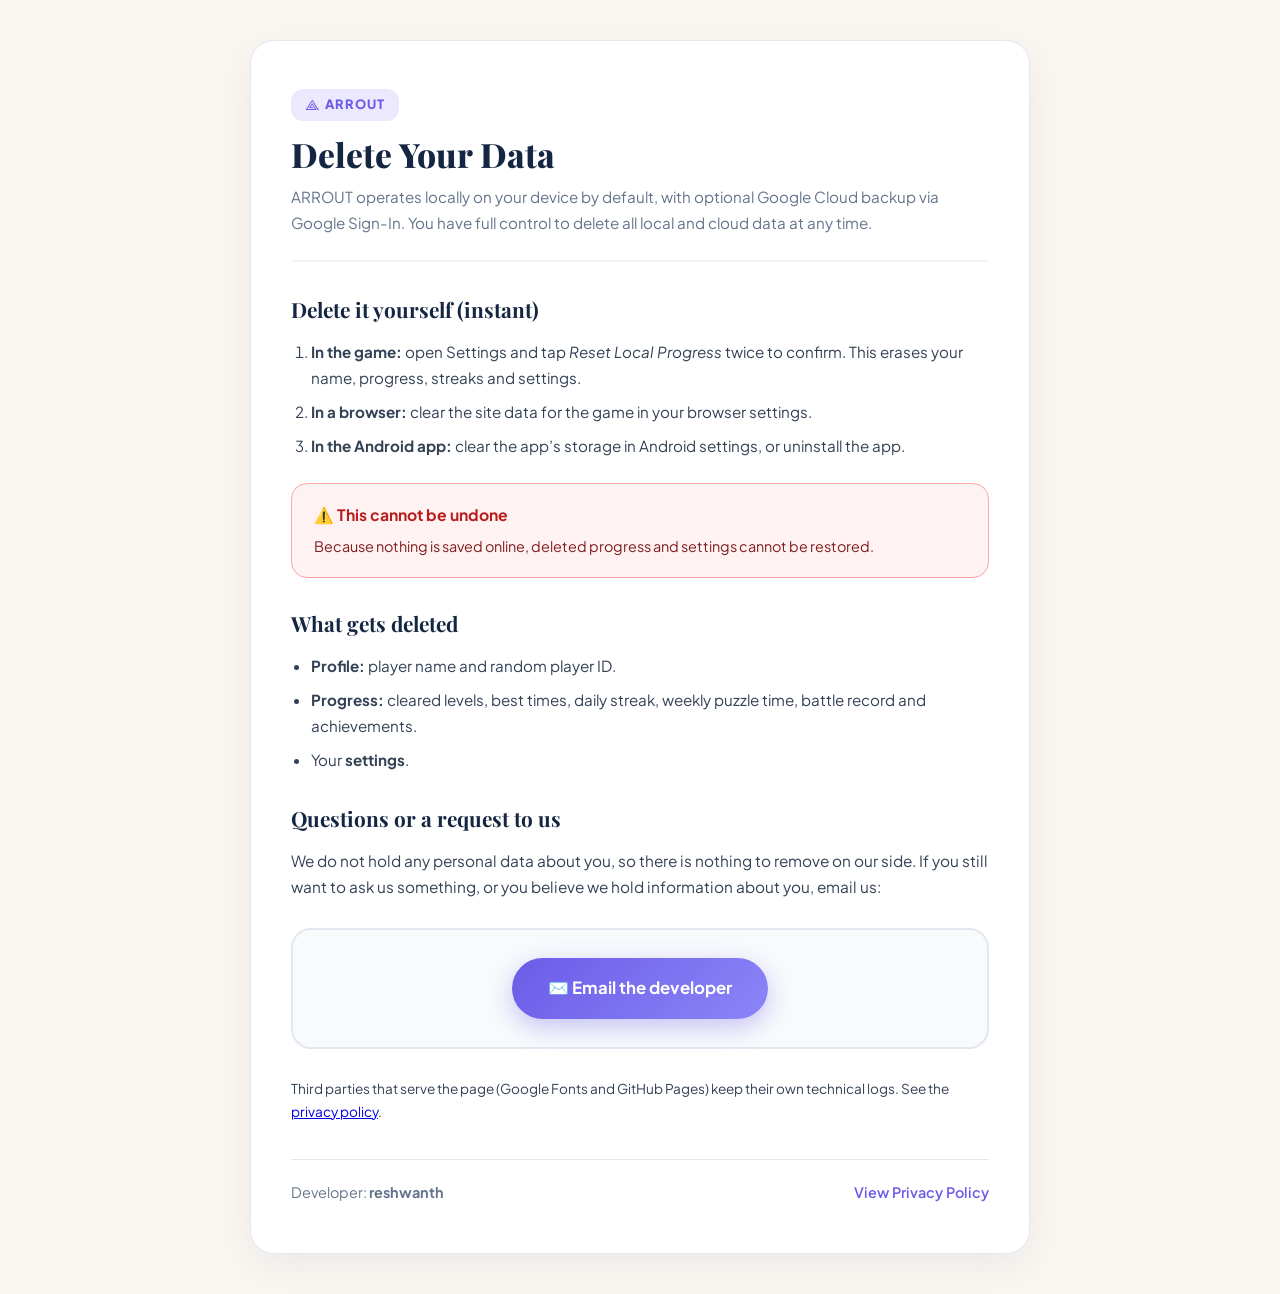
<file: delete-account/index.html>
<!DOCTYPE html>
<html lang="en">
<head>
  <meta charset="UTF-8">
  <meta name="viewport" content="width=device-width, initial-scale=1.0">
  <title>ARROUT — Request Account & Data Deletion</title>
  <meta name="description" content="Request deletion of your ARROUT game account and associated cloud data per Google Play and GDPR standards.">
  <meta name="robots" content="index, follow">
  <link rel="canonical" href="https://arrout.damayanticrest.online/delete-account/">
  <link rel="icon" type="image/svg+xml" href="/assets/icon.svg">
  <link rel="alternate icon" href="data:image/svg+xml,<svg xmlns=%22http://www.w3.org/2000/svg%22 viewBox=%220 0 100 100%22><text y=%22.9em%22 font-size=%2290%22>🏹</text></svg>">
  <link rel="preconnect" href="https://fonts.googleapis.com">
  <link rel="preconnect" href="https://fonts.gstatic.com" crossorigin>
  <link href="https://fonts.googleapis.com/css2?family=Plus+Jakarta+Sans:wght@400;500;600;700;800&family=Playfair+Display:wght@700;800&display=swap" rel="stylesheet">
  <style>
    :root {
      --bg: #FAF6F0;
      --card-bg: #FFFFFF;
      --text-main: #1E293B;
      --text-navy: #152642;
      --text-muted: #64748B;
      --accent-purple: #6C5CE7;
      --accent-purple-hover: #5846E0;
      --accent-purple-light: #ECE8FD;
      --danger-red: #EF4444;
      --danger-bg: #FEF2F2;
      --danger-border: #FCA5A5;
      --border-color: #E2E8F0;
      --radius: 24px;
    }

    * {
      box-sizing: border-box;
      margin: 0;
      padding: 0;
    }

    body {
      background-color: var(--bg);
      color: var(--text-main);
      font-family: 'Plus Jakarta Sans', -apple-system, BlinkMacSystemFont, 'Segoe UI', Roboto, sans-serif;
      line-height: 1.7;
      padding: 40px 20px;
      display: flex;
      justify-content: center;
      min-height: 100vh;
    }

    .container {
      width: 100%;
      max-width: 780px;
      background: var(--card-bg);
      padding: 48px 40px;
      border-radius: var(--radius);
      box-shadow: 0 12px 35px rgba(160, 175, 200, 0.16);
      border: 1px solid var(--border-color);
    }

    .header-block {
      border-bottom: 2px solid #F1F5F9;
      padding-bottom: 24px;
      margin-bottom: 30px;
    }

    .brand-tag {
      display: inline-flex;
      align-items: center;
      gap: 6px;
      background: var(--accent-purple-light);
      color: var(--accent-purple);
      padding: 5px 14px;
      border-radius: 12px;
      font-size: 0.8rem;
      font-weight: 800;
      letter-spacing: 1px;
      margin-bottom: 12px;
    }

    h1 {
      font-family: 'Playfair Display', Georgia, serif;
      color: var(--text-navy);
      font-size: 2.1rem;
      font-weight: 800;
      line-height: 1.3;
      margin-bottom: 8px;
    }

    .subtitle {
      color: var(--text-muted);
      font-size: 0.95rem;
    }

    h2 {
      font-family: 'Playfair Display', Georgia, serif;
      color: var(--text-navy);
      font-size: 1.3rem;
      margin-top: 28px;
      margin-bottom: 12px;
    }

    p {
      margin-bottom: 14px;
      font-size: 0.96rem;
      color: #334155;
    }

    ul, ol {
      margin-left: 20px;
      margin-bottom: 18px;
      color: #334155;
    }

    li {
      margin-bottom: 8px;
      font-size: 0.95rem;
    }

    .action-card {
      background: #F8FAFC;
      border: 2px solid #E2E8F0;
      border-radius: 20px;
      padding: 28px;
      margin: 28px 0;
      text-align: center;
    }

    .action-card h3 {
      color: var(--text-navy);
      font-size: 1.2rem;
      margin-bottom: 10px;
    }

    .action-card p {
      color: var(--text-muted);
      font-size: 0.92rem;
      max-width: 540px;
      margin: 0 auto 20px auto;
    }

    .btn-mail {
      display: inline-flex;
      align-items: center;
      justify-content: center;
      gap: 10px;
      background: linear-gradient(135deg, #6C5CE7, #8B85F8);
      color: #FFFFFF !important;
      font-size: 1.05rem;
      font-weight: 700;
      padding: 16px 36px;
      border-radius: 50px;
      text-decoration: none;
      box-shadow: 0 8px 24px rgba(108, 92, 231, 0.35);
      transition: all 0.2s ease;
      cursor: pointer;
      border: none;
    }

    .btn-mail:hover {
      transform: translateY(-2px);
      box-shadow: 0 12px 28px rgba(108, 92, 231, 0.45);
    }

    .btn-mail:active {
      transform: translateY(0);
    }

    .warning-box {
      background: var(--danger-bg);
      border: 1px solid var(--danger-border);
      border-radius: 16px;
      padding: 18px 22px;
      margin: 24px 0;
    }

    .warning-box strong {
      color: #B91C1C;
      display: block;
      margin-bottom: 6px;
      font-size: 0.98rem;
    }

    .warning-box p {
      color: #7F1D1D;
      font-size: 0.9rem;
      margin-bottom: 0;
    }

    .preview-box {
      background: #1E293B;
      color: #E2E8F0;
      border-radius: 14px;
      padding: 20px;
      font-family: 'Courier New', Courier, monospace;
      font-size: 0.88rem;
      line-height: 1.6;
      white-space: pre-wrap;
      word-break: break-word;
      margin: 16px 0;
      position: relative;
    }

    .copy-btn {
      position: absolute;
      top: 12px;
      right: 12px;
      background: #334155;
      color: #F8FAFC;
      border: 1px solid #475569;
      border-radius: 8px;
      padding: 6px 12px;
      font-size: 0.78rem;
      font-weight: 600;
      cursor: pointer;
      transition: background 0.2s;
    }

    .copy-btn:hover {
      background: #475569;
    }

    .footer-links {
      margin-top: 36px;
      padding-top: 20px;
      border-top: 1px solid var(--border-color);
      display: flex;
      justify-content: space-between;
      align-items: center;
      flex-wrap: wrap;
      gap: 12px;
      font-size: 0.9rem;
      color: var(--text-muted);
    }

    .footer-links a {
      color: var(--accent-purple);
      text-decoration: none;
      font-weight: 600;
    }

    .footer-links a:hover {
      text-decoration: underline;
    }

    @media (max-width: 600px) {
      body {
        padding: 16px 12px;
      }
      .container {
        padding: 28px 20px;
      }
      h1 {
        font-size: 1.65rem;
      }
      .btn-mail {
        width: 100%;
        padding: 14px 20px;
      }
    }
  </style>
</head>
<body>
  <div class="container">
    <div class="header-block">
      <div class="brand-tag"><svg width="14" height="14" viewBox="0 0 662 547" fill="currentColor"><path d="M 341.5 24.0 L 347.0 23.5 L 348.5 25.0 L 378.5 71.0 L 487.5 243.0 L 496.5 260.0 L 536.5 322.0 L 604.5 434.0 L 608.0 435.5 L 635.0 418.5 L 637.5 419.0 L 636.5 522.0 L 632.0 522.5 L 625.0 519.5 L 539.5 477.0 L 562.0 463.5 L 566.5 459.0 L 472.5 304.0 L 344.0 100.5 L 167.5 378.0 L 109.5 466.0 L 467.5 466.0 L 415.5 377.0 L 344.0 260.5 L 267.5 378.0 L 367.0 378.5 L 394.5 420.0 L 393.0 421.5 L 190.5 421.0 L 340.5 190.0 L 345.0 185.5 L 433.5 324.0 L 549.5 513.0 L 24.0 513.5 L 24.5 509.0 L 79.5 428.0 L 341.5 24.0 Z" /></svg> ARROUT</div>
      <h1>Delete Your Data</h1>
      <div class="subtitle">ARROUT operates locally on your device by default, with optional Google Cloud backup via Google Sign-In. You have full control to delete all local and cloud data at any time.</div>
    </div>
    <h2>Delete it yourself (instant)</h2>
    <ol>
      <li><strong>In the game:</strong> open Settings and tap <em>Reset Local Progress</em> twice to confirm. This erases your name, progress, streaks and settings.</li>
      <li><strong>In a browser:</strong> clear the site data for the game in your browser settings.</li>
      <li><strong>In the Android app:</strong> clear the app’s storage in Android settings, or uninstall the app.</li>
    </ol>
    <div class="warning-box"><strong>⚠️ This cannot be undone</strong><p>Because nothing is saved online, deleted progress and settings cannot be restored.</p></div>
    <h2>What gets deleted</h2>
    <ul>
      <li><strong>Profile:</strong> player name and random player ID.</li>
      <li><strong>Progress:</strong> cleared levels, best times, daily streak, weekly puzzle time, battle record and achievements.</li>
      <li>Your <strong>settings</strong>.</li>
    </ul>
    <h2>Questions or a request to us</h2>
    <p>We do not hold any personal data about you, so there is nothing to remove on our side. If you still want to ask us something, or you believe we hold information about you, email us:</p>
    <div class="action-card">
      <a class="btn-mail" href="mailto:web.sannivesham@gmail.com?subject=ARROUT%20-%20Account%20%26%20Data%20Deletion%20Request&body=Hello%20ARROUT%20Support%20Team%2C%0A%0AI%20am%20requesting%20the%20permanent%20deletion%20of%20my%20ARROUT%20game%20account%20and%20all%20associated%20data.%0A%0APlease%20find%20my%20account%20details%20below%3A%0A-%20In-Game%20Username%20%2F%20Display%20Name%3A%20%0A-%20Registered%20Email%20Address%3A%20%0A-%20Player%20ID%20%28if%20known%29%3A%20%0A%0AI%20understand%20that%20this%20action%20is%20irreversible%20and%20will%20delete%20all%20my%20game%20progress%2C%20scores%2C%20and%20settings.%0A%0AThank%20you.">✉️ Email the developer</a>
    </div>
    <p style="font-size:.85rem;">Third parties that serve the page (Google Fonts and GitHub Pages) keep their own technical logs. See the <a href="../privacy-policy/#sec-8">privacy policy</a>.</p>
    <div class="footer-links">
      <span>Developer: <strong>reshwanth</strong></span>
      <span><a href="../privacy-policy/">View Privacy Policy</a></span>
    </div>
  </div>
</body>
</html>
</file>
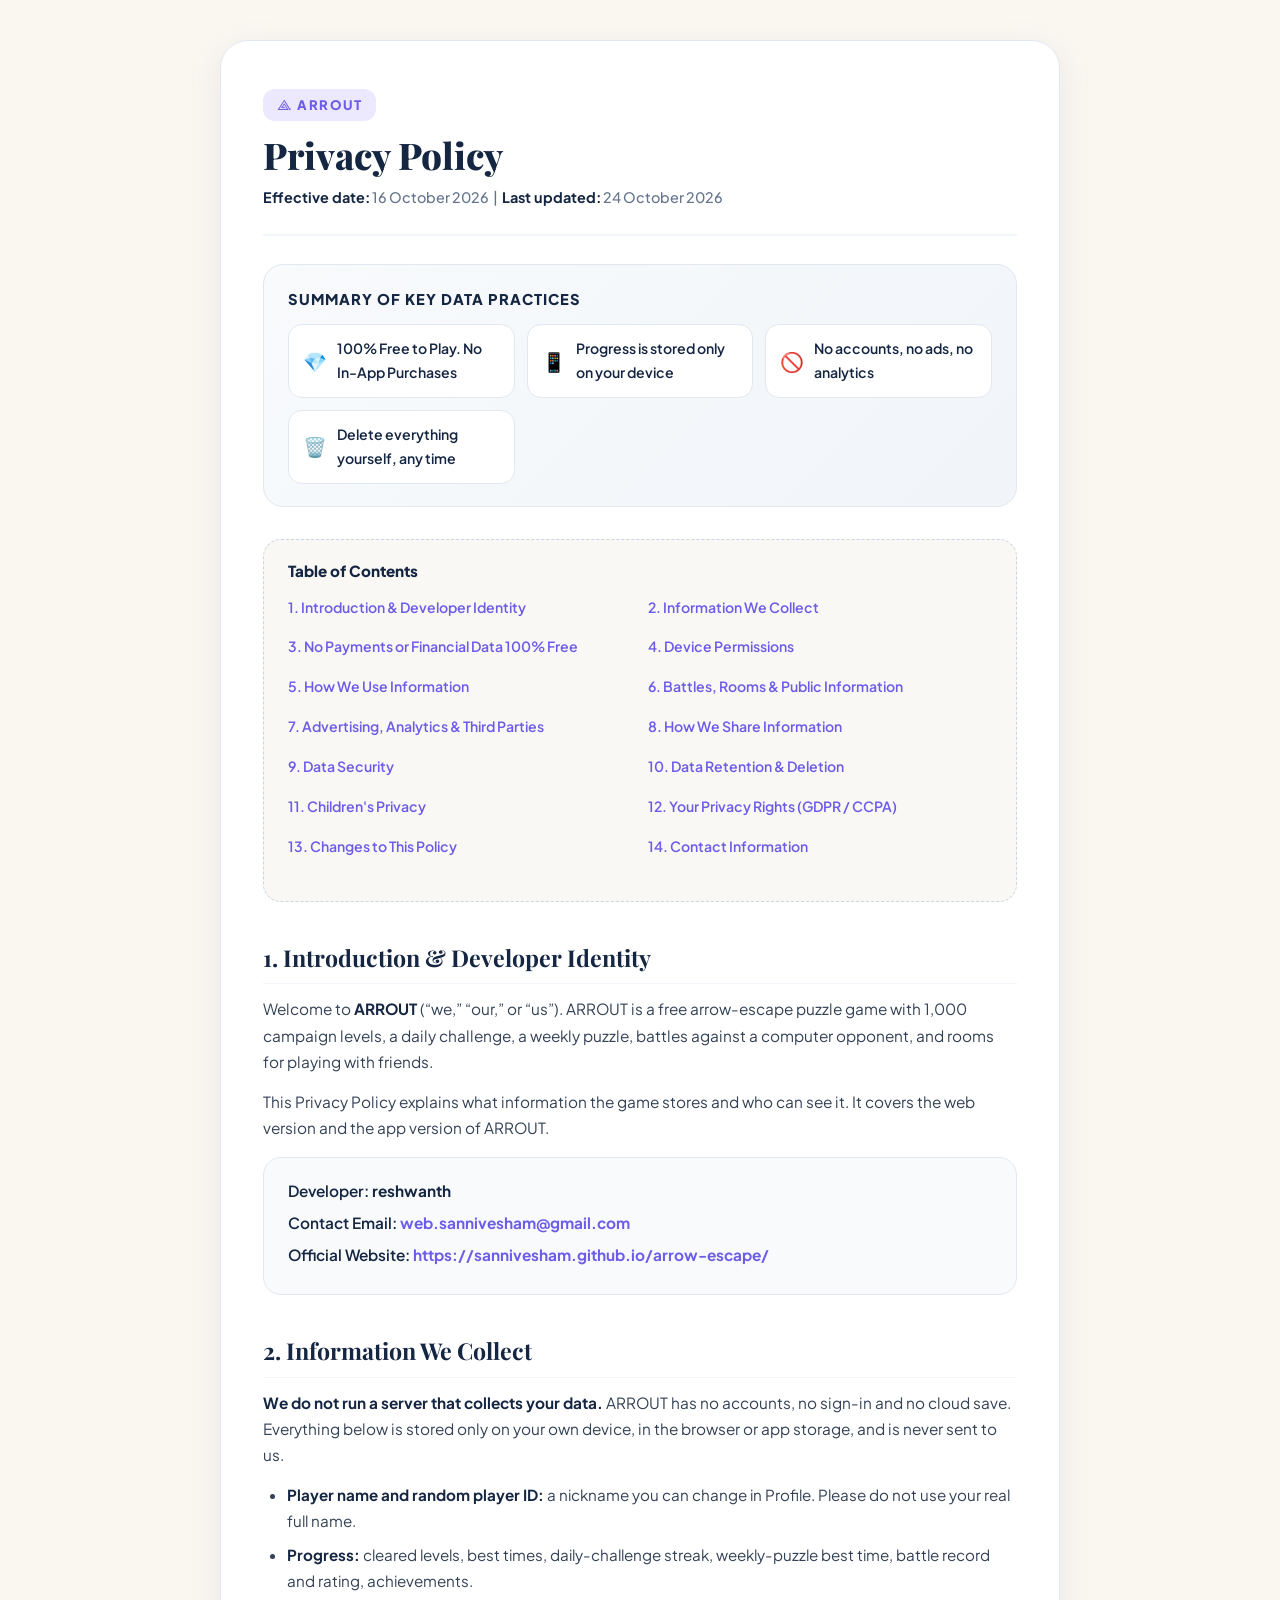
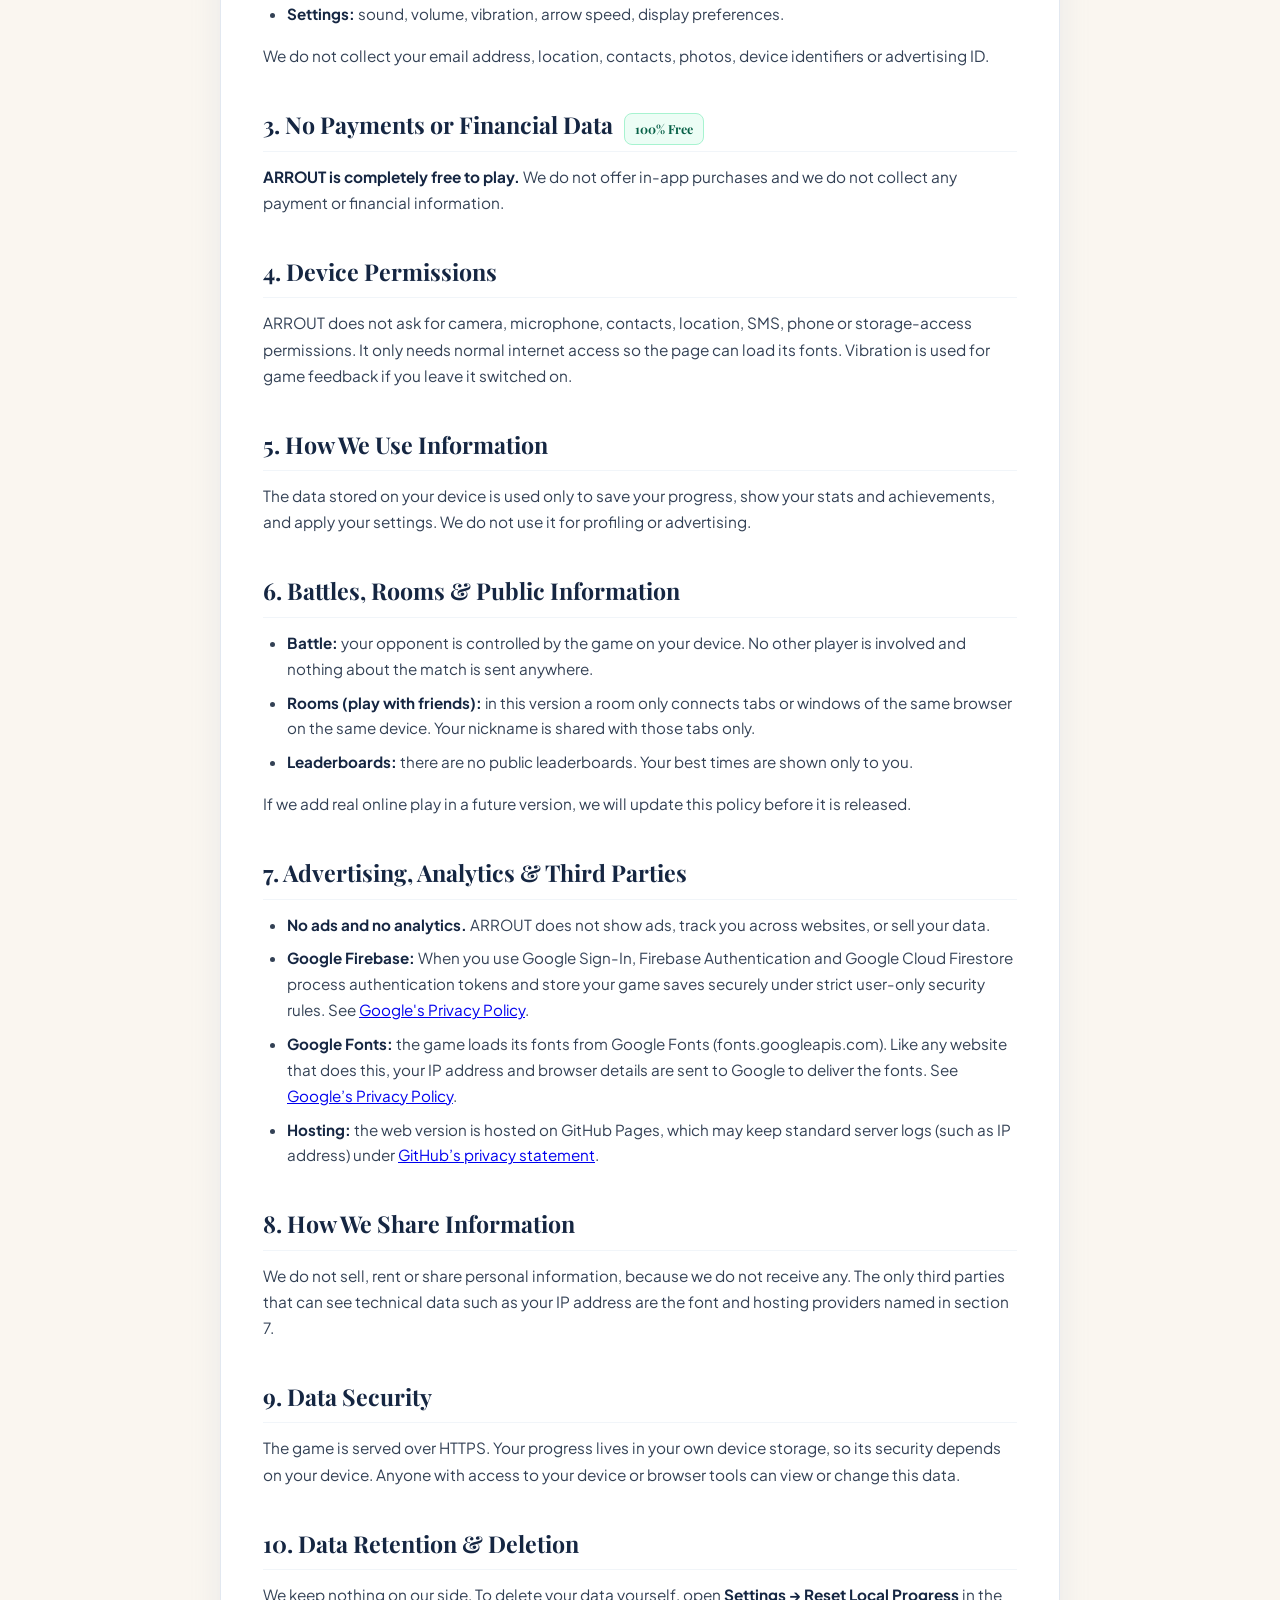
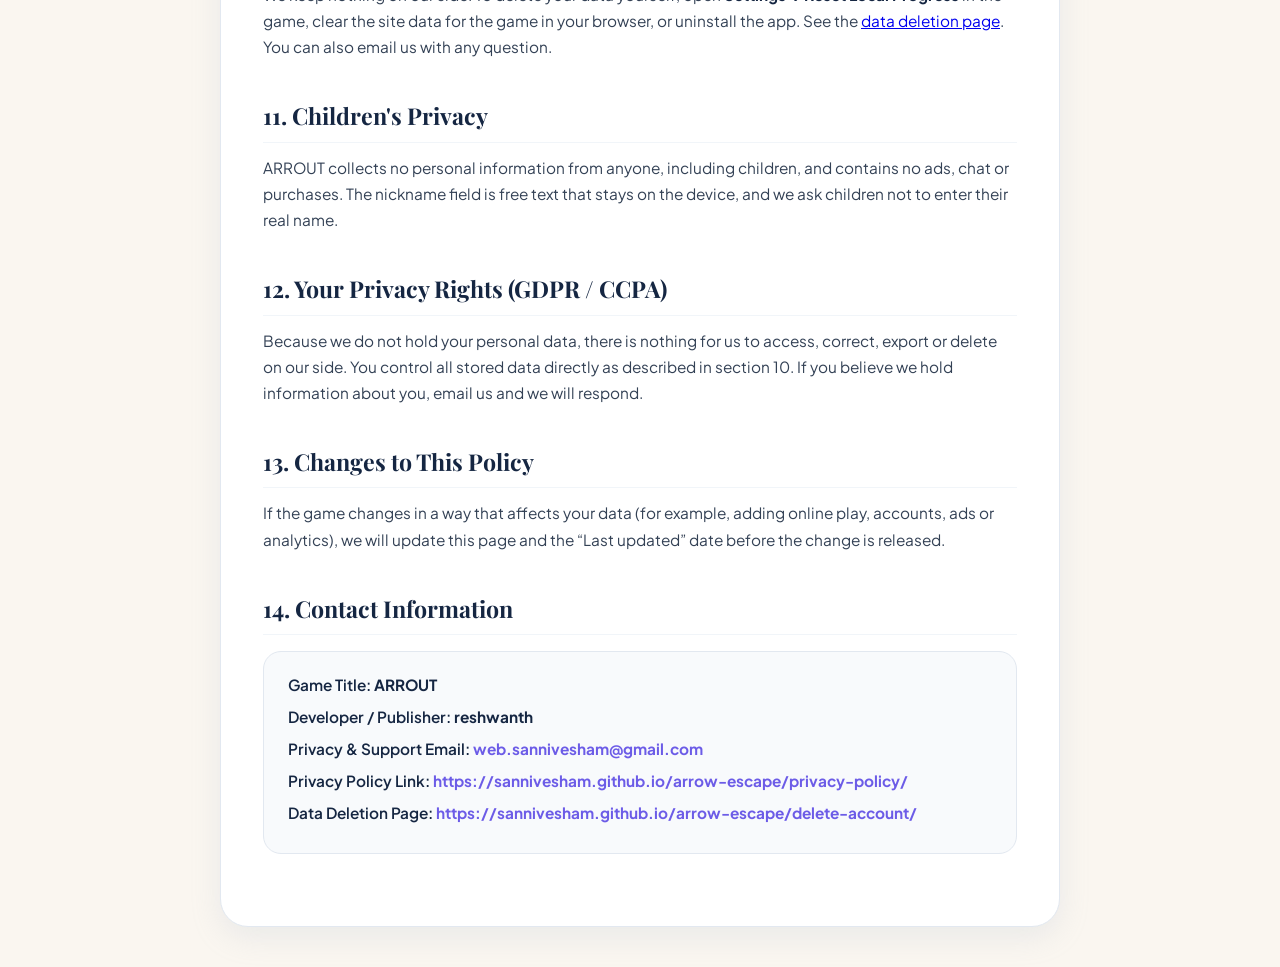
<file: privacy-policy/index.html>
<!DOCTYPE html>
<html lang="en">
<head>
  <meta charset="UTF-8">
  <meta name="viewport" content="width=device-width, initial-scale=1.0">
  <title>ARROUT — Privacy Policy</title>
  <meta name="description" content="Privacy Policy for ARROUT arrow-escape puzzle game by Damayanti Technologies. Details on player progress, Google Cloud sync, and privacy protection.">
  <meta name="robots" content="index, follow">
  <link rel="canonical" href="https://arrout.damayanticrest.online/privacy-policy/">
  <link rel="icon" type="image/svg+xml" href="/assets/icon.svg">
  <link rel="alternate icon" href="data:image/svg+xml,<svg xmlns=%22http://www.w3.org/2000/svg%22 viewBox=%220 0 100 100%22><text y=%22.9em%22 font-size=%2290%22>🏹</text></svg>">
  <link rel="preconnect" href="https://fonts.googleapis.com">
  <link rel="preconnect" href="https://fonts.gstatic.com" crossorigin>
  <link href="https://fonts.googleapis.com/css2?family=Plus+Jakarta+Sans:wght@400;500;600;700;800&family=Playfair+Display:wght@700;800&display=swap" rel="stylesheet">
  <style>
    :root {
      --bg: #FAF6F0;
      --card-bg: #FFFFFF;
      --text-main: #1E293B;
      --text-navy: #152642;
      --text-muted: #64748B;
      --accent-purple: #8B85F8;
      --accent-purple-light: #ECE8FD;
      --accent-green: #10B981;
      --accent-green-bg: #ECFDF5;
      --border-color: #E2E8F0;
    }

    * {
      box-sizing: border-box;
      margin: 0;
      padding: 0;
    }

    body {
      background-color: var(--bg);
      color: var(--text-main);
      font-family: 'Plus Jakarta Sans', -apple-system, BlinkMacSystemFont, 'Segoe UI', Roboto, sans-serif;
      line-height: 1.7;
      padding: 40px 20px;
      display: flex;
      justify-content: center;
    }

    .container {
      width: 100%;
      max-width: 840px;
      background: var(--card-bg);
      padding: 48px 42px;
      border-radius: 28px;
      box-shadow: 0 10px 30px rgba(160, 175, 200, 0.18);
      border: 1px solid var(--border-color);
    }

    .header-block {
      border-bottom: 2px solid #F1F5F9;
      padding-bottom: 24px;
      margin-bottom: 28px;
    }

    .brand-tag {
      display: inline-flex;
      align-items: center;
      gap: 6px;
      background: var(--accent-purple-light);
      color: #6C5CE7;
      padding: 5px 14px;
      border-radius: 12px;
      font-size: 0.82rem;
      font-weight: 800;
      letter-spacing: 1.5px;
      margin-bottom: 12px;
    }

    h1 {
      font-family: 'Playfair Display', Georgia, serif;
      color: var(--text-navy);
      font-size: 2.3rem;
      font-weight: 800;
      margin-bottom: 8px;
      line-height: 1.2;
    }

    .date-meta {
      color: var(--text-muted);
      font-size: 0.9rem;
      font-weight: 500;
    }

    /* Key Disclosures Summary Card */
    .summary-card {
      background: linear-gradient(135deg, #F8FAFC 0%, #F1F5F9 100%);
      border: 1.5px solid var(--border-color);
      border-radius: 20px;
      padding: 22px 24px;
      margin-bottom: 32px;
    }

    .summary-title {
      font-size: 0.92rem;
      font-weight: 800;
      color: var(--text-navy);
      text-transform: uppercase;
      letter-spacing: 1px;
      margin-bottom: 12px;
    }

    .summary-grid {
      display: grid;
      grid-template-columns: repeat(auto-fit, minmax(220px, 1fr));
      gap: 12px;
    }

    .summary-item {
      background: #FFFFFF;
      border: 1px solid #E2E8F0;
      border-radius: 14px;
      padding: 12px 14px;
      display: flex;
      align-items: center;
      gap: 10px;
      font-size: 0.88rem;
      font-weight: 600;
      color: var(--text-navy);
    }

    .summary-icon {
      font-size: 1.2rem;
      flex-shrink: 0;
    }

    /* Table of contents */
    .toc-box {
      background: #FAF8F5;
      border: 1px dashed #CBD5E1;
      border-radius: 18px;
      padding: 18px 24px;
      margin-bottom: 34px;
    }

    .toc-title {
      font-weight: 800;
      color: var(--text-navy);
      font-size: 0.95rem;
      margin-bottom: 10px;
    }

    .toc-list {
      list-style: none;
      display: grid;
      grid-template-columns: repeat(auto-fit, minmax(240px, 1fr));
      gap: 6px 16px;
      margin-left: 0;
    }

    .toc-list a {
      color: #6C5CE7;
      text-decoration: none;
      font-size: 0.88rem;
      font-weight: 600;
    }

    .toc-list a:hover {
      text-decoration: underline;
    }

    h2 {
      font-family: 'Playfair Display', Georgia, serif;
      color: var(--text-navy);
      font-size: 1.45rem;
      margin-top: 36px;
      margin-bottom: 12px;
      border-bottom: 1px solid #F1F5F9;
      padding-bottom: 6px;
    }

    h3 {
      color: var(--text-navy);
      font-size: 1.05rem;
      margin-top: 20px;
      margin-bottom: 8px;
    }

    p {
      margin-bottom: 14px;
      font-size: 0.96rem;
      color: #334155;
    }

    ul {
      margin-left: 24px;
      margin-bottom: 16px;
    }

    li {
      margin-bottom: 8px;
      font-size: 0.95rem;
      color: #334155;
    }

    strong {
      color: var(--text-navy);
    }

    .contact-box {
      background: #F8FAFC;
      border: 1.5px solid #E2E8F0;
      border-radius: 18px;
      padding: 20px 24px;
      margin-top: 16px;
      margin-bottom: 24px;
    }

    .contact-box p {
      margin-bottom: 6px;
      font-weight: 600;
      color: var(--text-navy);
    }

    .contact-box a {
      color: #6C5CE7;
      text-decoration: none;
      font-weight: 700;
    }

    .contact-box a:hover {
      text-decoration: underline;
    }

    .pill-link-btn {
      display: inline-flex;
      align-items: center;
      gap: 8px;
      background: #152642;
      color: #FFFFFF !important;
      padding: 10px 20px;
      border-radius: 14px;
      text-decoration: none;
      font-weight: 700;
      font-size: 0.9rem;
      margin-top: 8px;
      transition: background 0.2s;
    }

    .pill-link-btn:hover {
      background: #23385A;
      text-decoration: none;
    }

    .badge-no-pay {
      display: inline-block;
      background: var(--accent-green-bg);
      color: #065F46;
      border: 1px solid #A7F3D0;
      padding: 4px 10px;
      border-radius: 8px;
      font-size: 0.78rem;
      font-weight: 700;
      margin-left: 6px;
    }

    @media (max-width: 640px) {
      body {
        padding: 16px 10px;
      }
      .container {
        padding: 28px 18px;
        border-radius: 20px;
      }
      h1 {
        font-size: 1.85rem;
      }
      .summary-grid {
        grid-template-columns: 1fr;
      }
    }
  </style>
</head>
<body>
  <div class="container">
    <div class="header-block">
      <div class="brand-tag"><svg width="14" height="14" viewBox="0 0 662 547" fill="currentColor"><path d="M 341.5 24.0 L 347.0 23.5 L 348.5 25.0 L 378.5 71.0 L 487.5 243.0 L 496.5 260.0 L 536.5 322.0 L 604.5 434.0 L 608.0 435.5 L 635.0 418.5 L 637.5 419.0 L 636.5 522.0 L 632.0 522.5 L 625.0 519.5 L 539.5 477.0 L 562.0 463.5 L 566.5 459.0 L 472.5 304.0 L 344.0 100.5 L 167.5 378.0 L 109.5 466.0 L 467.5 466.0 L 415.5 377.0 L 344.0 260.5 L 267.5 378.0 L 367.0 378.5 L 394.5 420.0 L 393.0 421.5 L 190.5 421.0 L 340.5 190.0 L 345.0 185.5 L 433.5 324.0 L 549.5 513.0 L 24.0 513.5 L 24.5 509.0 L 79.5 428.0 L 341.5 24.0 Z" /></svg> ARROUT</div>
      <h1>Privacy Policy</h1>
      <div class="date-meta"><strong>Effective date:</strong> 16 October 2026 &nbsp;|&nbsp; <strong>Last updated:</strong> 24 October 2026</div>
    </div>
    <div class="summary-card">
      <div class="summary-title">Summary of Key Data Practices</div>
      <div class="summary-grid">
        <div class="summary-item"><span class="summary-icon">💎</span><span>100% Free to Play. No In-App Purchases</span></div>
        <div class="summary-item"><span class="summary-icon">📱</span><span>Progress is stored only on your device</span></div>
        <div class="summary-item"><span class="summary-icon">🚫</span><span>No accounts, no ads, no analytics</span></div>
        <div class="summary-item"><span class="summary-icon">🗑️</span><span>Delete everything yourself, any time</span></div>
      </div>
    </div>
    <!-- NOTE: if a future version adds sign-in, cloud saves, online play, ads or analytics, update sections 2, 6, 8, 11 and 14 first. -->
    <div class="toc-box"><div class="toc-title">Table of Contents</div><ul class="toc-list"><li><a href="#sec-1">1. Introduction & Developer Identity</a></li><li><a href="#sec-2">2. Information We Collect</a></li><li><a href="#sec-3">3. No Payments or Financial Data 100% Free</a></li><li><a href="#sec-4">4. Device Permissions</a></li><li><a href="#sec-5">5. How We Use Information</a></li><li><a href="#sec-6">6. Battles, Rooms & Public Information</a></li><li><a href="#sec-7">7. Advertising, Analytics & Third Parties</a></li><li><a href="#sec-8">8. How We Share Information</a></li><li><a href="#sec-9">9. Data Security</a></li><li><a href="#sec-10">10. Data Retention & Deletion</a></li><li><a href="#sec-11">11. Children's Privacy</a></li><li><a href="#sec-12">12. Your Privacy Rights (GDPR / CCPA)</a></li><li><a href="#sec-13">13. Changes to This Policy</a></li><li><a href="#sec-14">14. Contact Information</a></li></ul></div>
    <h2 id="sec-1">1. Introduction & Developer Identity</h2>
    <p>Welcome to <strong>ARROUT</strong> (“we,” “our,” or “us”). ARROUT is a free arrow-escape puzzle game with 1,000 campaign levels, a daily challenge, a weekly puzzle, battles against a computer opponent, and rooms for playing with friends.</p>
<p>This Privacy Policy explains what information the game stores and who can see it. It covers the web version and the app version of ARROUT.</p>
<div class="contact-box"><p>Developer: <strong>reshwanth</strong></p><p>Contact Email: <a href="mailto:web.sannivesham@gmail.com">web.sannivesham@gmail.com</a></p><p>Official Website: <a href="https://sannivesham.github.io/arrow-escape/" target="_blank">https://sannivesham.github.io/arrow-escape/</a></p></div>
    <h2 id="sec-2">2. Information We Collect</h2>
    <p><strong>We do not run a server that collects your data.</strong> ARROUT has no accounts, no sign-in and no cloud save. Everything below is stored only on your own device, in the browser or app storage, and is never sent to us.</p>
<ul><li><strong>Player name and random player ID:</strong> a nickname you can change in Profile. Please do not use your real full name.</li><li><strong>Progress:</strong> cleared levels, best times, daily-challenge streak, weekly-puzzle best time, battle record and rating, achievements.</li><li><strong>Settings:</strong> sound, volume, vibration, arrow speed, display preferences.</li></ul>
<p>We do not collect your email address, location, contacts, photos, device identifiers or advertising ID.</p>
    <h2 id="sec-3">3. No Payments or Financial Data <span class="badge-no-pay">100% Free</span></h2>
    <p><strong>ARROUT is completely free to play.</strong> We do not offer in-app purchases and we do not collect any payment or financial information.</p>
    <h2 id="sec-4">4. Device Permissions</h2>
    <p>ARROUT does not ask for camera, microphone, contacts, location, SMS, phone or storage-access permissions. It only needs normal internet access so the page can load its fonts. Vibration is used for game feedback if you leave it switched on.</p>
    <h2 id="sec-5">5. How We Use Information</h2>
    <p>The data stored on your device is used only to save your progress, show your stats and achievements, and apply your settings. We do not use it for profiling or advertising.</p>
    <h2 id="sec-6">6. Battles, Rooms & Public Information</h2>
    <ul><li><strong>Battle:</strong> your opponent is controlled by the game on your device. No other player is involved and nothing about the match is sent anywhere.</li><li><strong>Rooms (play with friends):</strong> in this version a room only connects tabs or windows of the same browser on the same device. Your nickname is shared with those tabs only.</li><li><strong>Leaderboards:</strong> there are no public leaderboards. Your best times are shown only to you.</li></ul>
<p>If we add real online play in a future version, we will update this policy before it is released.</p>
    <h2 id="sec-7">7. Advertising, Analytics & Third Parties</h2>
    <ul><li><strong>No ads and no analytics.</strong> ARROUT does not show ads, track you across websites, or sell your data.</li>
      <li><strong>Google Firebase:</strong> When you use Google Sign-In, Firebase Authentication and Google Cloud Firestore process authentication tokens and store your game saves securely under strict user-only security rules. See <a href="https://policies.google.com/privacy" target="_blank" rel="noopener">Google's Privacy Policy</a>.</li><li><strong>Google Fonts:</strong> the game loads its fonts from Google Fonts (fonts.googleapis.com). Like any website that does this, your IP address and browser details are sent to Google to deliver the fonts. See <a href="https://policies.google.com/privacy" target="_blank" rel="noopener">Google’s Privacy Policy</a>.</li><li><strong>Hosting:</strong> the web version is hosted on GitHub Pages, which may keep standard server logs (such as IP address) under <a href="https://docs.github.com/en/site-policy/privacy-policies/github-general-privacy-statement" target="_blank" rel="noopener">GitHub’s privacy statement</a>.</li></ul>
    <h2 id="sec-8">8. How We Share Information</h2>
    <p>We do not sell, rent or share personal information, because we do not receive any. The only third parties that can see technical data such as your IP address are the font and hosting providers named in section 7.</p>
    <h2 id="sec-9">9. Data Security</h2>
    <p>The game is served over HTTPS. Your progress lives in your own device storage, so its security depends on your device. Anyone with access to your device or browser tools can view or change this data.</p>
    <h2 id="sec-10">10. Data Retention & Deletion</h2>
    <p>We keep nothing on our side. To delete your data yourself, open <strong>Settings → Reset Local Progress</strong> in the game, clear the site data for the game in your browser, or uninstall the app. See the <a href="../delete-account/">data deletion page</a>. You can also email us with any question.</p>
    <h2 id="sec-11">11. Children's Privacy</h2>
    <p>ARROUT collects no personal information from anyone, including children, and contains no ads, chat or purchases. The nickname field is free text that stays on the device, and we ask children not to enter their real name.</p>
    <h2 id="sec-12">12. Your Privacy Rights (GDPR / CCPA)</h2>
    <p>Because we do not hold your personal data, there is nothing for us to access, correct, export or delete on our side. You control all stored data directly as described in section 10. If you believe we hold information about you, email us and we will respond.</p>
    <h2 id="sec-13">13. Changes to This Policy</h2>
    <p>If the game changes in a way that affects your data (for example, adding online play, accounts, ads or analytics), we will update this page and the “Last updated” date before the change is released.</p>
    <h2 id="sec-14">14. Contact Information</h2>
    <div class="contact-box"><p>Game Title: <strong>ARROUT</strong></p><p>Developer / Publisher: <strong>reshwanth</strong></p><p>Privacy & Support Email: <a href="mailto:web.sannivesham@gmail.com">web.sannivesham@gmail.com</a></p><p>Privacy Policy Link: <a href="https://sannivesham.github.io/arrow-escape/privacy-policy/">https://sannivesham.github.io/arrow-escape/privacy-policy/</a></p><p>Data Deletion Page: <a href="https://sannivesham.github.io/arrow-escape/delete-account/">https://sannivesham.github.io/arrow-escape/delete-account/</a></p></div>
  </div>
</body>
</html>
</file>
